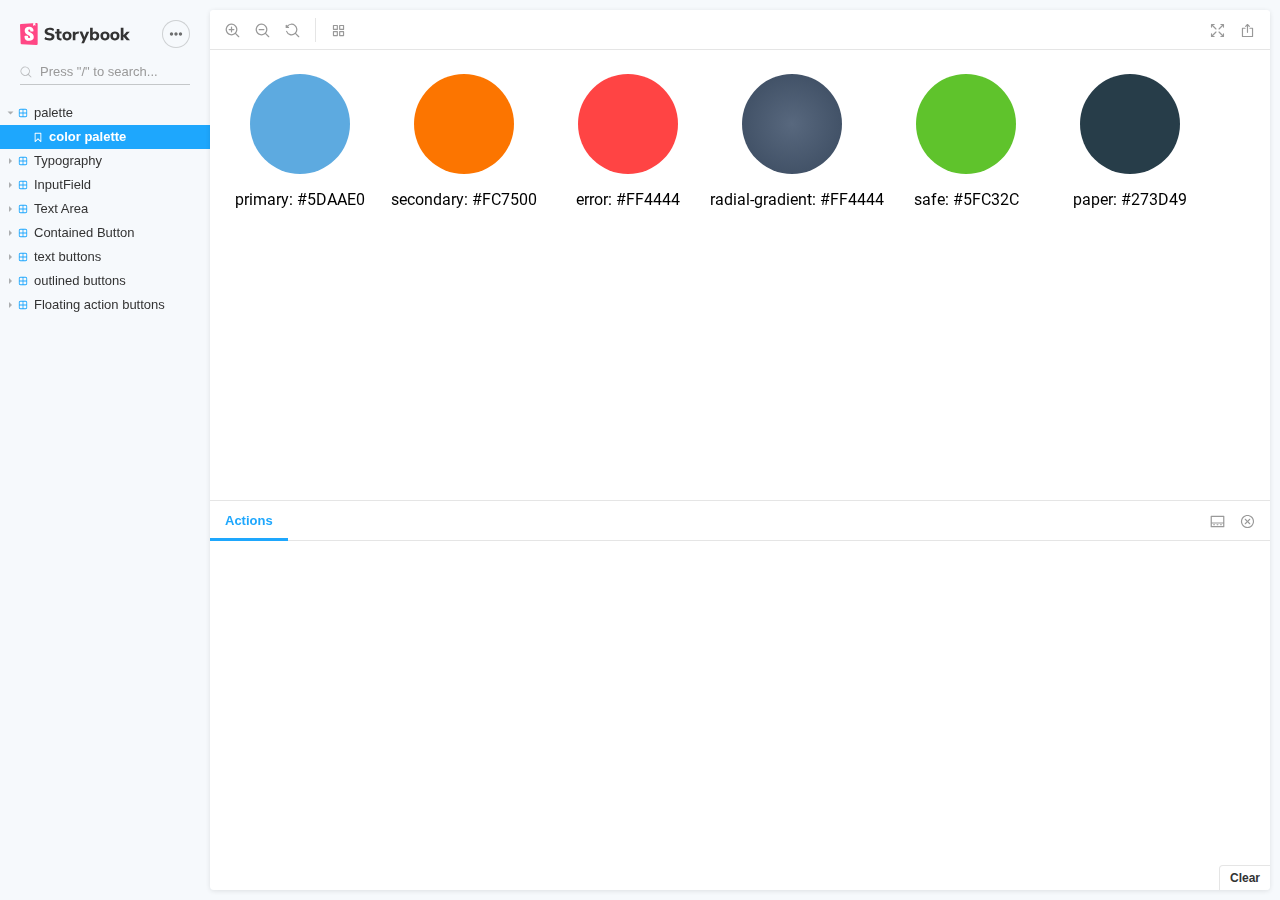
<file: index.html>
<!doctype html><html><head><meta charset="utf-8"><title>Storybook</title><meta name="viewport" content="width=device-width,initial-scale=1"><style>html, body {
    overflow: hidden;
    height: 100%;
    width: 100%;
    margin: 0;
    padding: 0;
  }</style><script>/* globals window */
  /* eslint-disable no-underscore-dangle */
  try {
    if (window.parent !== window) {
      window.__REACT_DEVTOOLS_GLOBAL_HOOK__ = window.parent.__REACT_DEVTOOLS_GLOBAL_HOOK__;
      window.__VUE_DEVTOOLS_GLOBAL_HOOK__ = window.parent.__VUE_DEVTOOLS_GLOBAL_HOOK__;
    }
  } catch (e) {
    // eslint-disable-next-line no-console
    console.warn('unable to connect to parent frame for connecting dev tools');
  }</script></head><body><div id="root"></div><script src="runtime~main.6ac4c33d73ae9704bbb9.bundle.js"></script><script src="vendors~main.8fbd0f6edec4793cbb49.bundle.js"></script><script src="main.c39bbc30354c959d0139.bundle.js"></script></body></html>
</file>
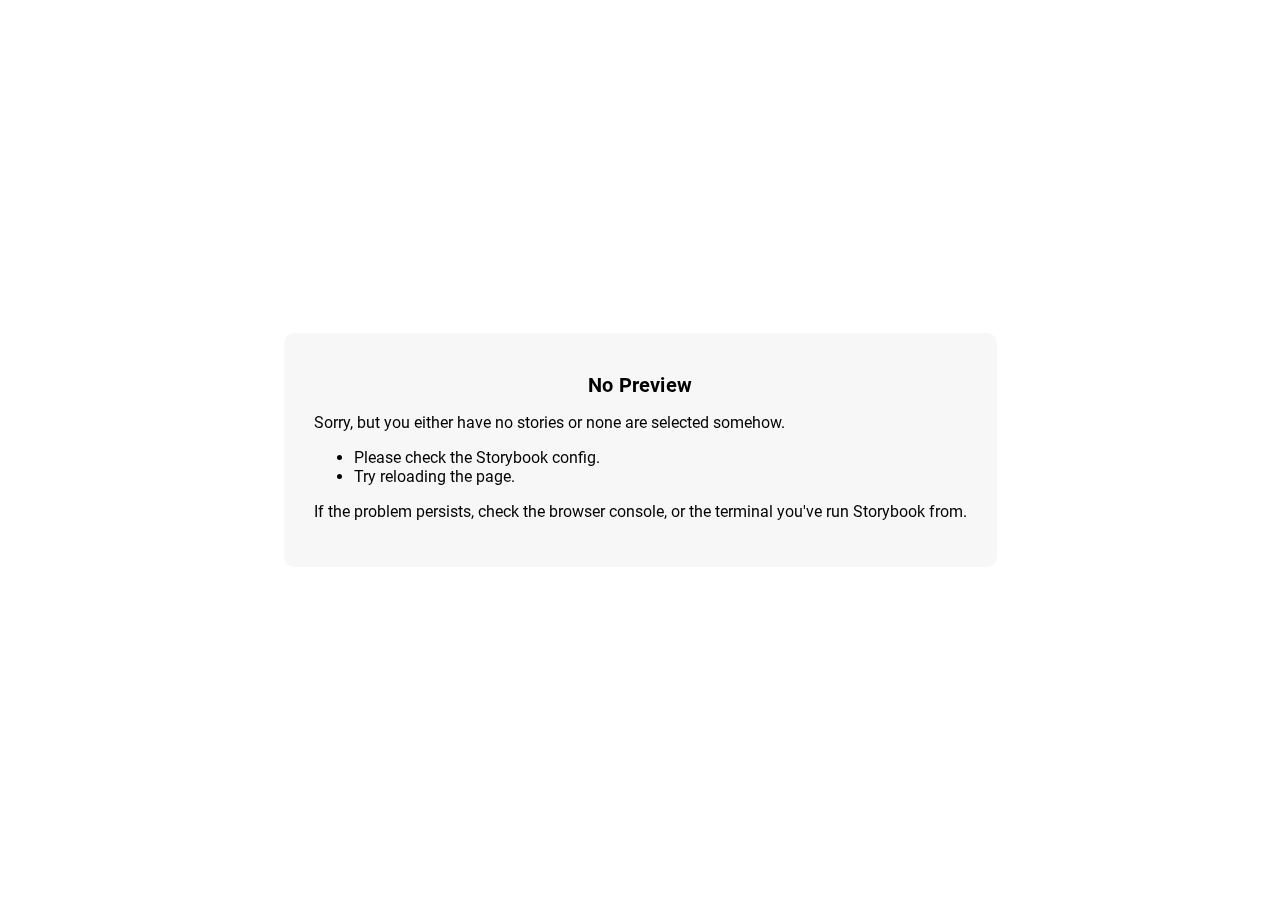
<file: iframe.html>
<!doctype html><html><head><meta charset="utf-8"><title>Storybook</title><meta name="viewport" content="width=device-width,initial-scale=1"><base target="_parent"><style>:not(.sb-show-main) > .sb-main,
  :not(.sb-show-nopreview) > .sb-nopreview,
  :not(.sb-show-errordisplay) > .sb-errordisplay {
    display: none;
  }

  .sb-wrapper {
    position: fixed;
    top: 0;
    bottom: 0;
    left: 0;
    right: 0;
    padding: 20px;
    font-family: -apple-system, ".SFNSText-Regular", "San Francisco", Roboto, "Segoe UI", "Helvetica Neue", "Lucida Grande", sans-serif;
    -webkit-font-smoothing: antialiased;
  }

  .sb-heading {
    font-size: 20px;
    font-weight: 600;
    letter-spacing: 0.2px;
    margin: 10px 0;
  }

  .sb-nopreview {
    display: flex;
    align-content: center;
    justify-content: center;
  }

  .sb-nopreview_main {
    margin: auto;
    padding: 30px;
    border-radius: 10px;
    background: rgba(0,0,0,0.03);
  }

  .sb-nopreview_heading {
    text-align: center;
  }

  .sb-errordisplay {
    background-color: rgb(187, 49, 49);
    color: #FFF;
  }

  .sb-errordisplay_code {
    font-size: 14px;
    width: 100vw;
    overflow: auto;
  }</style><script>/* globals window */
  /* eslint-disable no-underscore-dangle */
  try {
    if (window.parent !== window) {
      window.__REACT_DEVTOOLS_GLOBAL_HOOK__ = window.parent.__REACT_DEVTOOLS_GLOBAL_HOOK__;
      window.__VUE_DEVTOOLS_GLOBAL_HOOK__ = window.parent.__VUE_DEVTOOLS_GLOBAL_HOOK__;
    }
  } catch (e) {
    // eslint-disable-next-line no-console
    console.warn('unable to connect to parent frame for connecting dev tools');
  }</script></head><body><div class="sb-nopreview sb-wrapper"><div class="sb-nopreview_main"><h1 class="sb-nopreview_heading sb-heading">No Preview</h1><p>Sorry, but you either have no stories or none are selected somehow.</p><ul><li>Please check the Storybook config.</li><li>Try reloading the page.</li></ul><p>If the problem persists, check the browser console, or the terminal you've run Storybook from.</p></div></div><div class="sb-errordisplay sb-wrapper"><div id="error-message" class="sb-heading"></div><pre class="sb-errordisplay_code"><code id="error-stack"></code></pre></div><div id="root"></div><script src="runtime~main.30c26ae530c2006fb1bf.bundle.js"></script><script src="vendors~main.30c26ae530c2006fb1bf.bundle.js"></script><script src="main.30c26ae530c2006fb1bf.bundle.js"></script></body></html>
</file>
